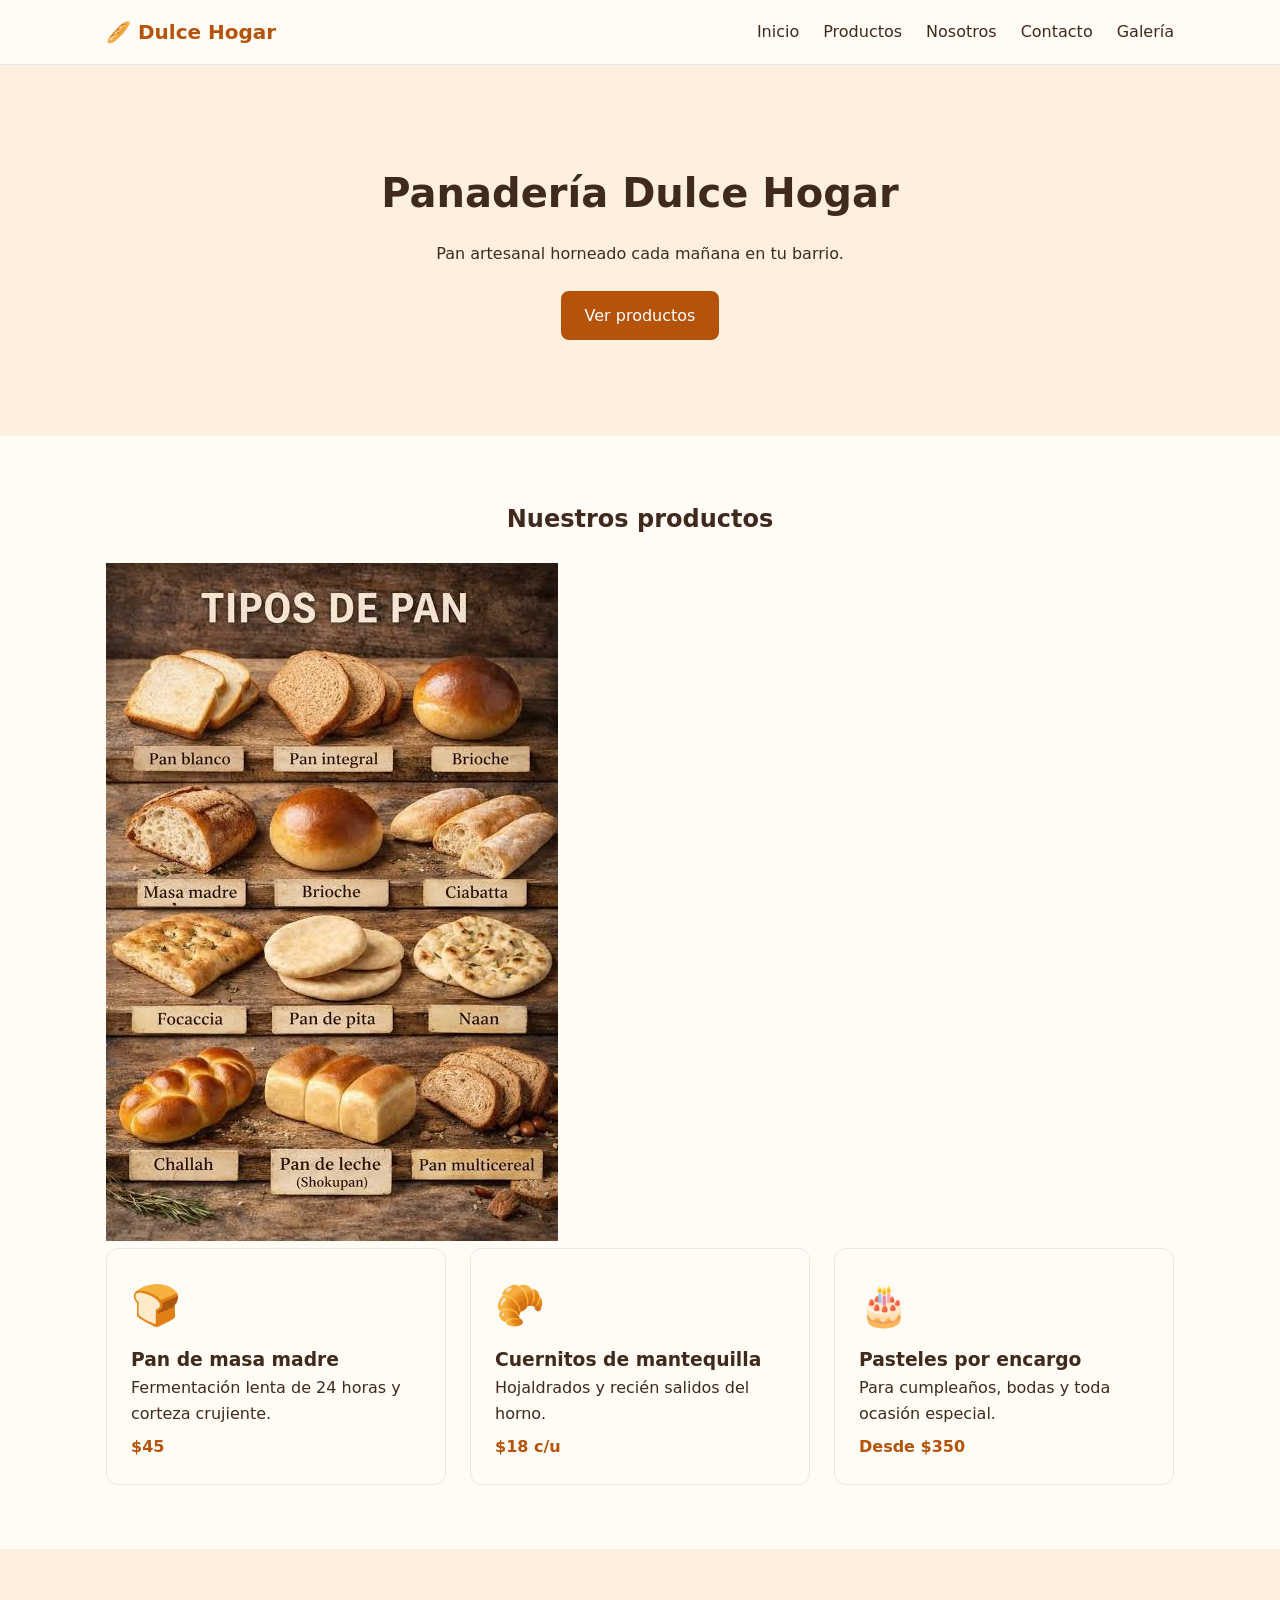
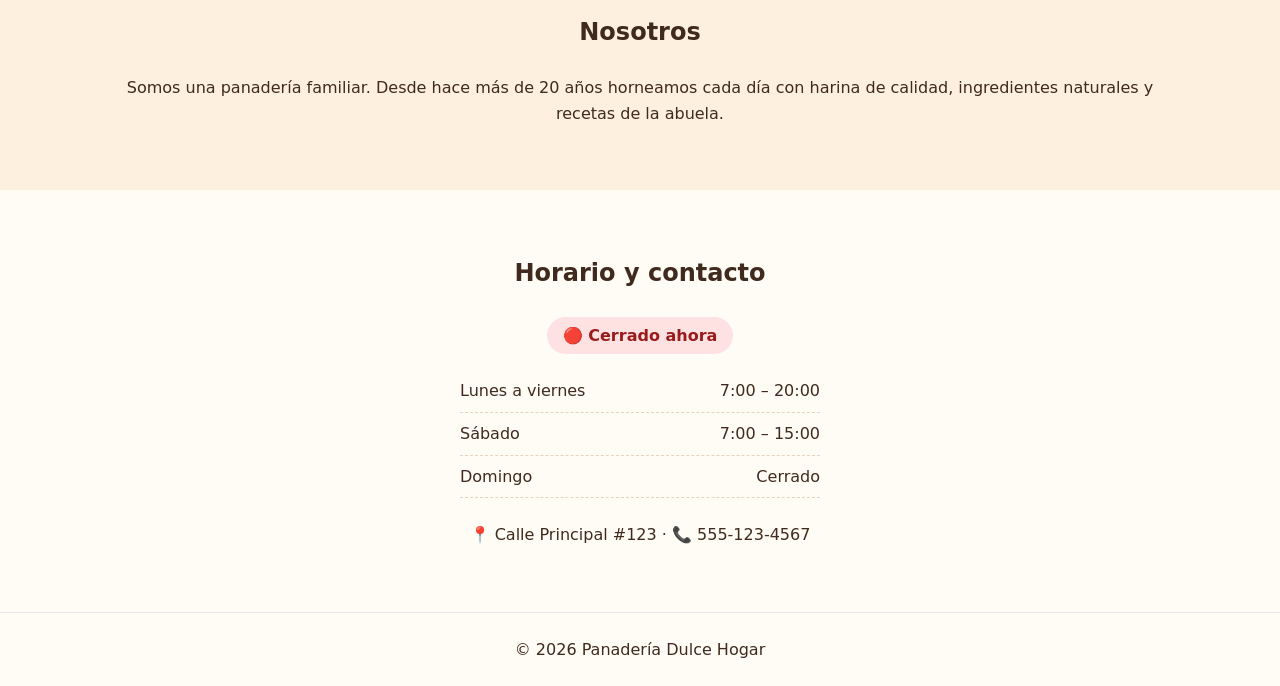
<file: index.html>
<!DOCTYPE html>
<html lang="es">
<head>
  <meta charset="UTF-8">
  <meta name="viewport" content="width=device-width, initial-scale=1.0">
  <meta name="description" content="Pan artesanal horneado cada mañana en tu barrio.">
  <title>Panadería Dulce Hogar</title>
  <link rel="stylesheet" href="css/styles.css">
  <script src="js/main.js" defer></script>
</head>
<body>
  <header class="header">
    <div class="contenedor header__fila">
      <a href="#inicio" class="logo">🥖 Dulce Hogar</a>
      <button class="menu-boton" aria-label="Abrir menú" aria-expanded="false">☰</button>
      <nav class="nav">
        <a href="#inicio">Inicio</a>
        <a href="#productos">Productos</a>
        <a href="#nosotros">Nosotros</a>
        <a href="#contacto">Contacto</a>
        <a href="galery.html">Galería</a>
      </nav>
    </div>
  </header>

  <main>
    <section id="inicio" class="hero">
      <div class="contenedor">
        <h1>Panadería Dulce Hogar</h1>
        <p>Pan artesanal horneado cada mañana en tu barrio.</p>
        <a href="#productos" class="boton">Ver productos</a>
      </div>
    </section>

    <section id="productos" class="seccion">
      <div class="contenedor">
        <h2>Nuestros productos</h2>
        <img src="img/images1.jpg" alt="Pan de masa madre" class="tarjeta__foto">
        <div class="tarjetas">
          <article class="tarjeta">
            <div class="tarjeta__icono">🍞</div>
            <h3>Pan de masa madre</h3>
            <p>Fermentación lenta de 24 horas y corteza crujiente.</p>
            <p class="tarjeta__precio">$45</p>
          </article>
          <article class="tarjeta">
            <div class="tarjeta__icono">🥐</div>
            <h3>Cuernitos de mantequilla</h3>
            <p>Hojaldrados y recién salidos del horno.</p>
            <p class="tarjeta__precio">$18 c/u</p>
          </article>
          <article class="tarjeta">
            <div class="tarjeta__icono">🎂</div>
            <h3>Pasteles por encargo</h3>
            <p>Para cumpleaños, bodas y toda ocasión especial.</p>
            <p class="tarjeta__precio">Desde $350</p>
          </article>
        </div>
      </div>
    </section>

    <section id="nosotros" class="seccion seccion--alterna">
      <div class="contenedor centrado">
        <h2>Nosotros</h2>
        <p>Somos una panadería familiar. Desde hace más de 20 años horneamos cada día con harina de calidad, ingredientes naturales y recetas de la abuela.</p>
      </div>
    </section>

    <section id="contacto" class="seccion">
      <div class="contenedor centrado">
        <h2>Horario y contacto</h2>
        <p id="estado" class="estado"></p>
        <ul class="horario">
          <li><span>Lunes a viernes</span><span>7:00 – 20:00</span></li>
          <li><span>Sábado</span><span>7:00 – 15:00</span></li>
          <li><span>Domingo</span><span>Cerrado</span></li>
        </ul>
        <p>📍 Calle Principal #123 · 📞 555-123-4567</p>
      </div>
    </section>
  </main>

  <footer class="footer">
    <div class="contenedor">
      <p>&copy; 2026 Panadería Dulce Hogar</p>
    </div>
  </footer>
</body>
</html>
</file>
<file: css/styles.css>
:root {
  --color-primario: #b45309;
  --color-texto: #3f2a1d;
  --color-fondo: #fffbf5;
  --color-alterno: #fdf0de;
  --fuente: system-ui, -apple-system, "Segoe UI", Roboto, sans-serif;
  --ancho-max: 1100px;
}

* { box-sizing: border-box; margin: 0; padding: 0; }

html { scroll-behavior: smooth; }

body {
  font-family: var(--fuente);
  color: var(--color-texto);
  background: var(--color-fondo);
  line-height: 1.6;
}

.contenedor { max-width: var(--ancho-max); margin: 0 auto; padding: 0 16px; }

/* Header */
.header { position: sticky; top: 0; background: var(--color-fondo); border-bottom: 1px solid #e5e7eb; }
.header__fila { display: flex; align-items: center; justify-content: space-between; height: 64px; }
.logo { font-weight: 700; font-size: 1.25rem; color: var(--color-primario); text-decoration: none; }
.nav { display: flex; gap: 24px; }
.nav a { color: var(--color-texto); text-decoration: none; }
.nav a:hover { color: var(--color-primario); }
.menu-boton { display: none; background: none; border: none; font-size: 1.5rem; cursor: pointer; }

/* Hero */
.hero { padding: 96px 0; text-align: center; background: var(--color-alterno); }
.hero h1 { font-size: 2.5rem; margin-bottom: 16px; }
.hero p { margin-bottom: 24px; }

.boton {
  display: inline-block; padding: 12px 24px; border-radius: 8px;
  background: var(--color-primario); color: #fff; text-decoration: none;
}

/* Secciones */
.seccion { padding: 64px 0; }
.seccion--alterna { background: var(--color-alterno); }
.seccion h2 { margin-bottom: 24px; text-align: center; }

.tarjetas { display: grid; grid-template-columns: repeat(auto-fit, minmax(240px, 1fr)); gap: 24px; }
.tarjeta { padding: 24px; border: 1px solid #e5e7eb; border-radius: 12px; }

/* Footer */
.footer { padding: 24px 0; text-align: center; border-top: 1px solid #e5e7eb; }

/* Celular */
@media (max-width: 700px) {
  .menu-boton { display: block; }
  .nav {
    display: none; position: absolute; top: 64px; left: 0; right: 0;
    flex-direction: column; gap: 0; background: var(--color-fondo);
    border-bottom: 1px solid #e5e7eb;
  }
  .nav.abierto { display: flex; }
  .nav a { padding: 12px 16px; }
  .hero h1 { font-size: 1.75rem; }
}

/* Extras de la panadería */
.tarjeta__icono { font-size: 2.5rem; margin-bottom: 8px; }
.tarjeta__precio { margin-top: 8px; font-weight: 700; color: var(--color-primario); }
.horario { list-style: none; max-width: 360px; margin: 0 auto 24px; }
.horario li { display: flex; justify-content: space-between; padding: 8px 0; border-bottom: 1px dashed #e7d3b8; }
.centrado { text-align: center; }

/* Aviso de abierto / cerrado */
.estado { display: inline-block; margin-bottom: 16px; padding: 6px 16px; border-radius: 999px; font-weight: 700; }
.estado--abierto { background: #dcfce7; color: #166534; }
.estado--cerrado { background: #fee2e2; color: #991b1b; }

/* Página: galery */
.galeria { display: grid; grid-template-columns: repeat(auto-fit, minmax(260px, 1fr)); gap: 24px; }
.galeria figure { border: 1px solid #e5e7eb; border-radius: 12px; overflow: hidden; background: var(--color-fondo); }
.galeria img { display: block; width: 100%; aspect-ratio: 4 / 3; object-fit: cover; background: var(--color-alterno); }
.galeria figcaption { padding: 12px 16px; font-weight: 600; }
</file>
